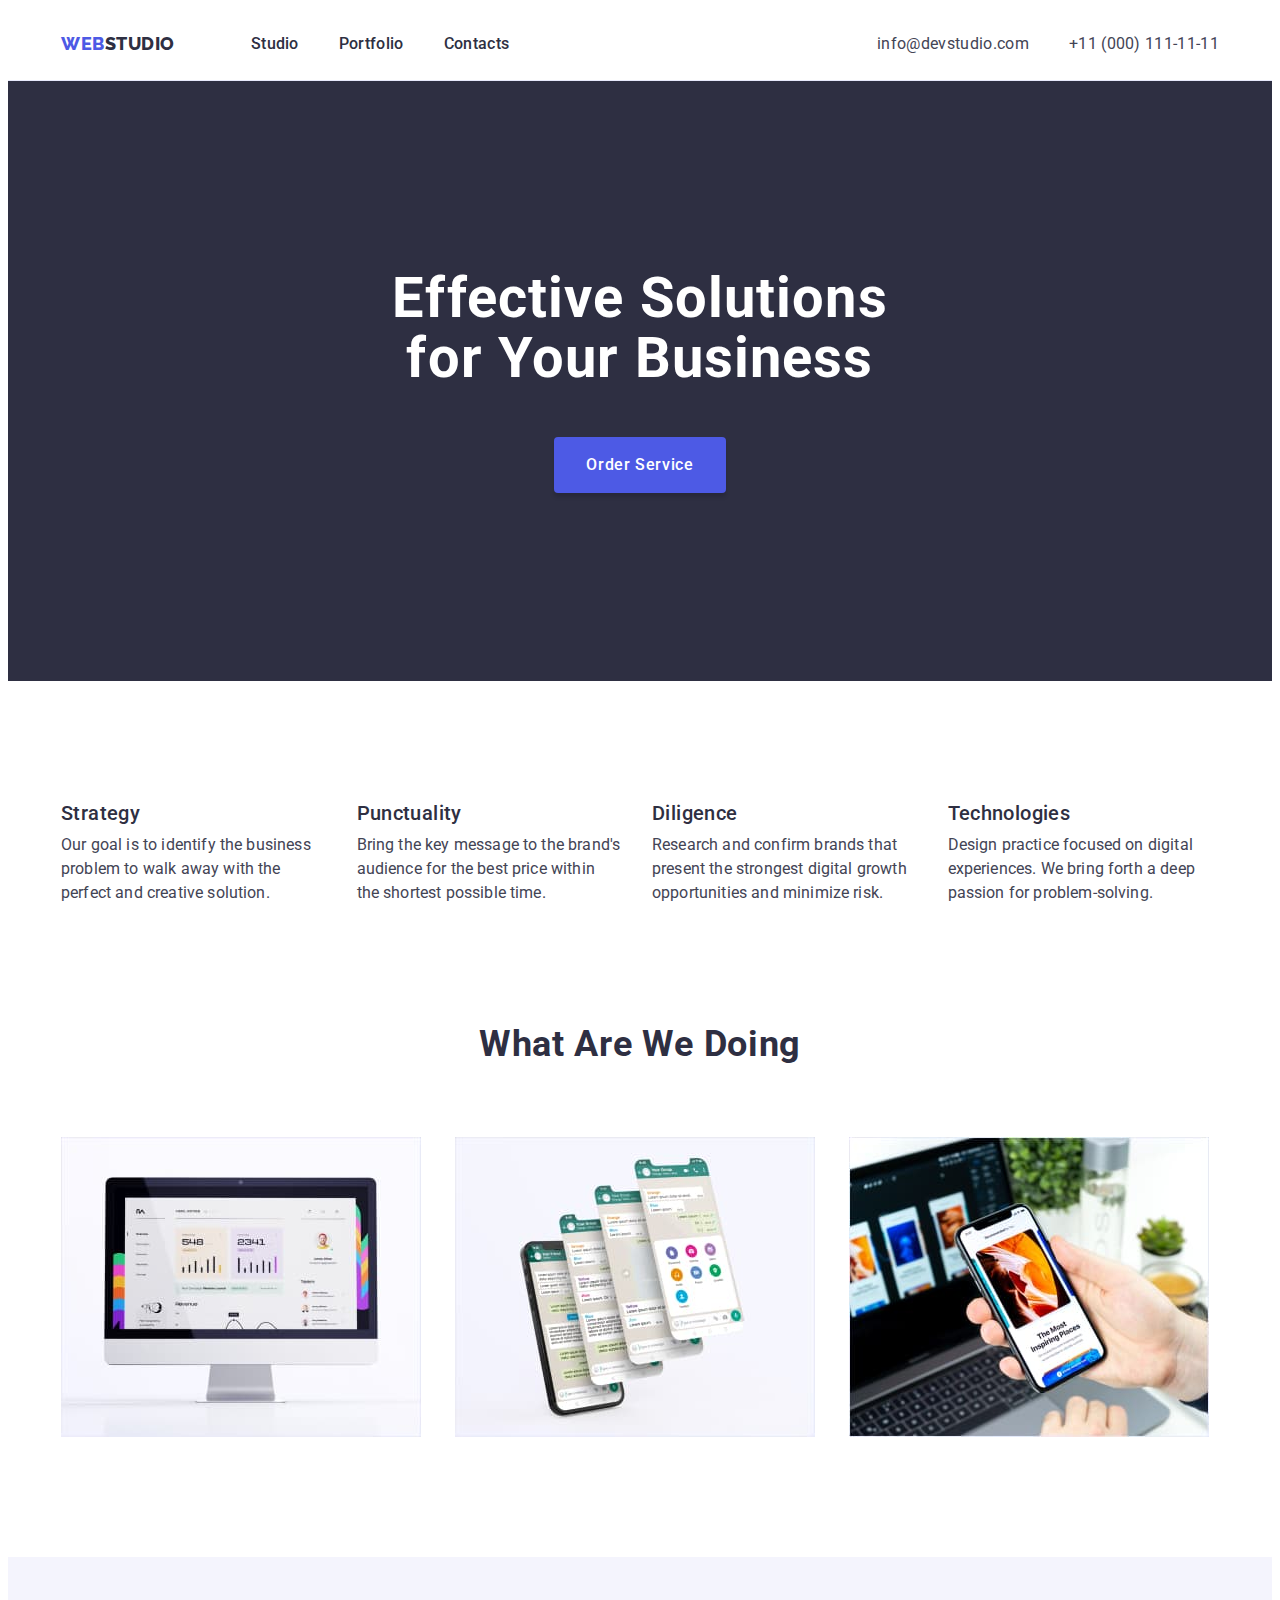
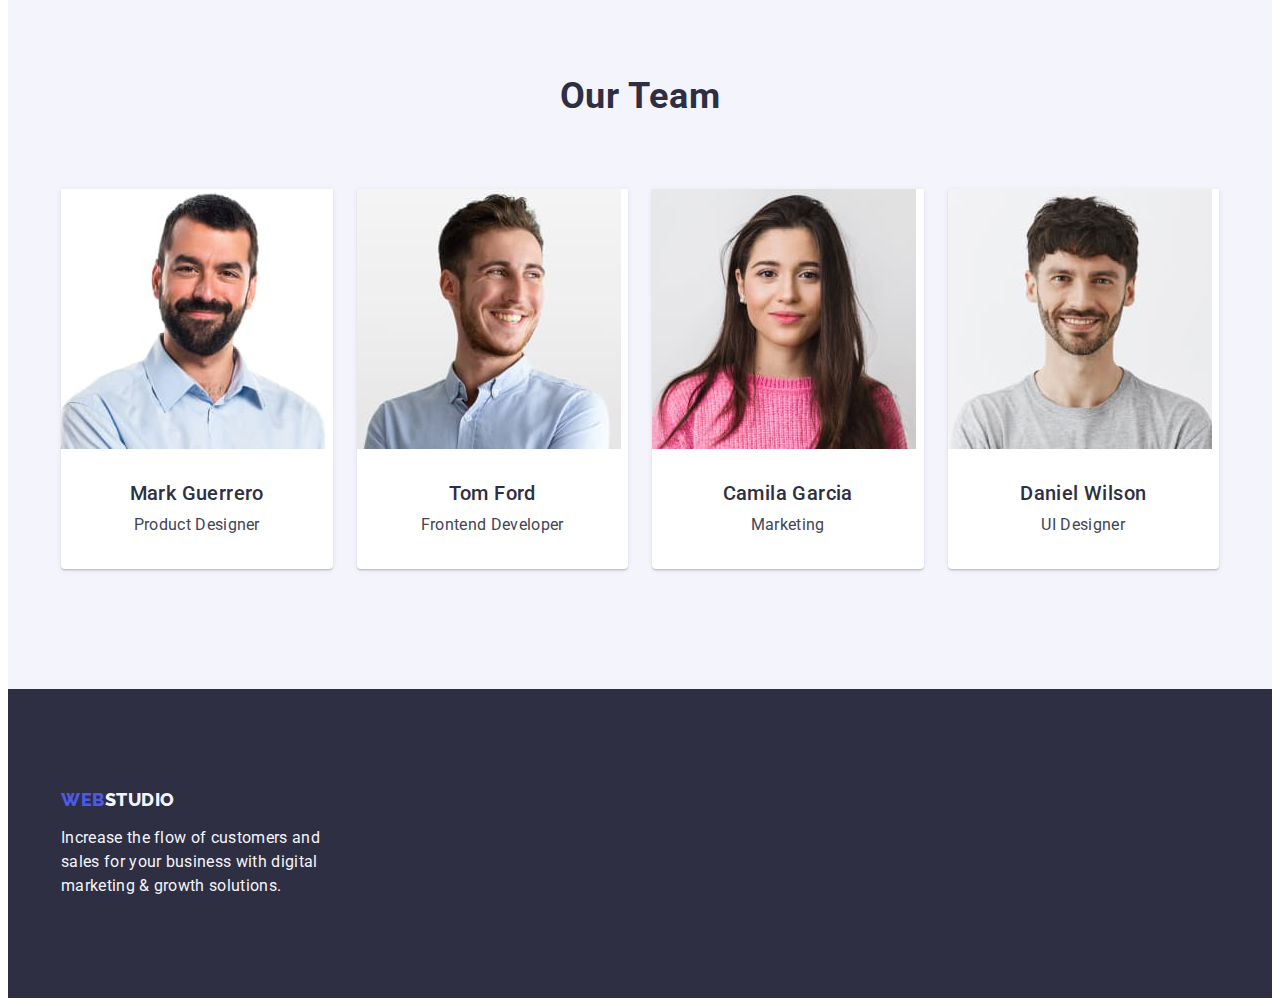
<file: index.html>
<!DOCTYPE html>
<html lang="en">
  <head>
    <meta charset="UTF-8" />
    <meta http-equiv="X-UA-Compatible" content="IE=edge" />
    <meta name="viewport" content="width=device-width, initial-scale=1.0" />
    <title>WebStudio</title>
    <link rel="preconnect" href="https://fonts.googleapis.com" />
    <link rel="preconnect" href="https://fonts.gstatic.com" crossorigin />
    <link
      href="https://fonts.googleapis.com/css2?family=Raleway:wght@800&family=Roboto:wght@400;500;700;900&display=swap"
      rel="stylesheet"
    />
    <link
      rel="stylesheet"
      href="https://cdnjs.cloudflare.com/ajax/libs/modern-normalize/1.1.0/modern-normalize.min.css"
      integrity="sha512-wpPYUAdjBVSE4KJnH1VR1HeZfpl1ub8YT/NKx4PuQ5NmX2tKuGu6U/JRp5y+Y8XG2tV+wKQpNHVUX03MfMFn9Q=="
      crossorigin="anonymous"
      referrerpolicy="no-referrer"
    />
    <link rel="stylesheet" href="./css/styles.css" />
  </head>
  <body>
    <!--Header Website-->
    <header class="header-main">
      <div class="container header-main-container">
        <nav class="nav-main">
          <a href="./index.html" class="logo link"
            >Web<span class="logo-header-text">Studio</span></a
          >
          <ul class="menu list">
            <li class="menu-item">
              <a class="menu-item-link link" href="./index.html">Studio</a>
            </li>
            <li class="menu-item">
              <a class="menu-item-link link" href="./portfolio.html"
                >Portfolio</a
              >
            </li>
            <li class="menu-item">
              <a class="menu-item-link link" href="">Contacts</a>
            </li>
          </ul>
        </nav>
        <address class="address-main">
          <ul class="contact-main list">
            <li class="email">
              <a class="menu-item-address link" href="mailto:info@devstudio.com"
                >info@devstudio.com</a
              >
            </li>
            <li class="tel">
              <a class="menu-item-address link" href="tel:+110001111111"
                >+11 (000) 111-11-11</a
              >
            </li>
          </ul>
        </address>
      </div>
    </header>
    <!--Body Website-->
    <main>
      <!--Company benefits-->
      <section class="hero">
        <div class="container hero-container">
          <h1 class="hero-title">Effective Solutions for Your Business</h1>
          <button class="hero-button" type="button">Order Service</button>
        </div>
      </section>
      <section class="benefits section">
        <div class="container">
          <h2 class="benefits-title visuallyhidden">Company benefits</h2>
          <ul class="benefits-menu list">
            <li class="benefits-menu-item">
              <h3 class="benefits-subtitle">Strategy</h3>
              <p class="benefits-text">
                Our goal is to identify the business problem to walk away with
                the perfect and creative solution.
              </p>
            </li>
            <li class="benefits-menu-item">
              <h3 class="benefits-subtitle">Punctuality</h3>
              <p class="benefits-text">
                Bring the key message to the brand's audience for the best price
                within the shortest possible time.
              </p>
            </li>
            <li class="benefits-menu-item">
              <h3 class="benefits-subtitle">Diligence</h3>
              <p class="benefits-text">
                Research and confirm brands that present the strongest digital
                growth opportunities and minimize risk.
              </p>
            </li>
            <li class="benefits-menu-item">
              <h3 class="benefits-subtitle">Technologies</h3>
              <p class="benefits-text">
                Design practice focused on digital experiences. We bring forth a
                deep passion for problem-solving.
              </p>
            </li>
          </ul>
        </div>
      </section>
      <!--What are we doing-->
      <section class="we-doing">
        <div class="container">
          <h2 class="we-doing-title">What are we doing</h2>
          <ul class="we-doing-menu list">
            <li class="we-doing-menu-item">
              <img
                class="we-doing-img"
                src="./images/comp.jpg"
                alt="Computer"
                width="360"
                height="300"
              />
            </li>
            <li class="we-doing-menu-item">
              <img
                class="we-doing-img"
                src="./images/mobile.jpg"
                alt="Mobile"
                width="360"
                height="300"
              />
            </li>
            <li class="we-doing-menu-item">
              <img
                class="we-doing-img"
                src="./images/adaptive.jpg"
                alt="Adaptive"
                width="360"
                height="300"
              />
            </li>
          </ul>
        </div>
      </section>
      <!--Our Team-->
      <section class="team section">
        <div class="container">
          <h2 class="team-title">Our Team</h2>
          <ul class="team-menu list">
            <li class="team-menu-item">
              <img
                class="team-img"
                src="./images/mark.jpg"
                alt="Mark Guerrero"
                width="264"
              />
              <div class="team-wrap">
                <h3 class="team-subtitle">Mark Guerrero</h3>
                <p class="team-text">Product Designer</p>
              </div>
            </li>
            <li class="team-menu-item">
              <img
                class="team-img"
                src="./images/tom.jpg"
                alt="Tom Ford"
                width="264"
              />
              <div class="team-wrap">
                <h3 class="team-subtitle">Tom Ford</h3>
                <p class="team-text">Frontend Developer</p>
              </div>
            </li>
            <li class="team-menu-item">
              <img
                class="team-img"
                src="./images/camila.jpg"
                alt="Camila Garcia"
                width="264"
              />
              <div class="team-wrap">
                <h3 class="team-subtitle">Camila Garcia</h3>
                <p class="team-text">Marketing</p>
              </div>
            </li>
            <li class="team-menu-item">
              <img
                class="team-img"
                src="./images/daniel.jpg"
                alt="Daniel Wilson"
                width="264"
              />
              <div class="team-wrap">
                <h3 class="team-subtitle">Daniel Wilson</h3>
                <p class="team-text">UI Designer</p>
              </div>
            </li>
          </ul>
        </div>
      </section>
    </main>
    <!--Footer Website-->
    <footer class="footer-main">
      <div class="container">
        <a href="./index.html" class="logo link"
          >Web<span class="logo-footer-text">Studio</span></a
        >
        <p class="text-footer">
          Increase the flow of customers and sales for your business with
          digital marketing & growth solutions.
        </p>
      </div>
    </footer>
  </body>
</html>
</file>
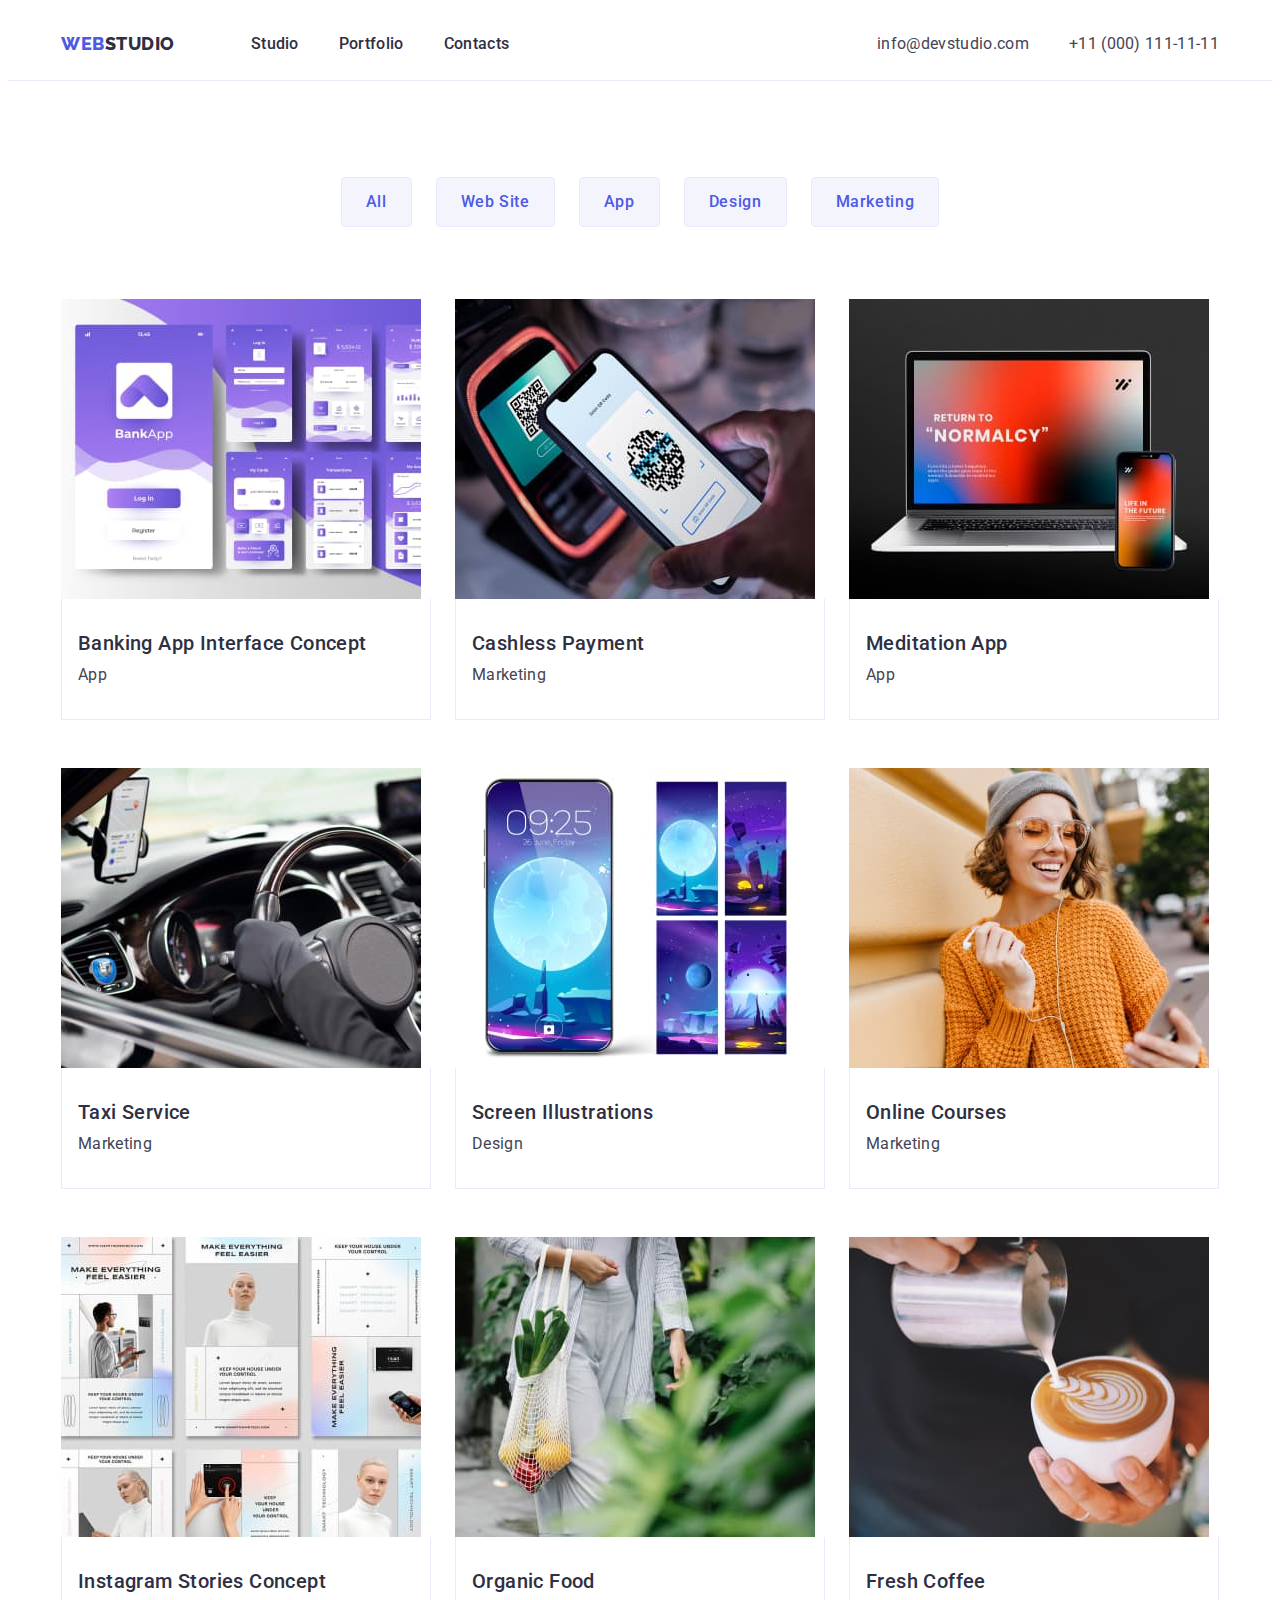
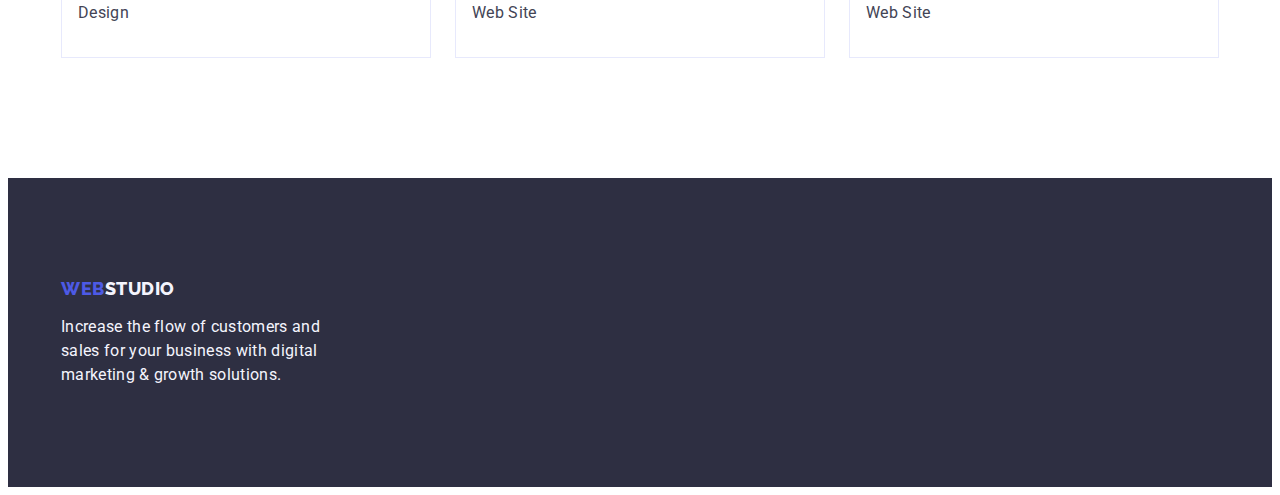
<file: portfolio.html>
<!DOCTYPE html>
<html lang="en">
  <head>
    <meta charset="UTF-8" />
    <meta http-equiv="X-UA-Compatible" content="IE=edge" />
    <meta name="viewport" content="width=device-width, initial-scale=1.0" />
    <title>Portfolio</title>
    <link rel="preconnect" href="https://fonts.googleapis.com" />
    <link rel="preconnect" href="https://fonts.gstatic.com" crossorigin />
    <link
      href="https://fonts.googleapis.com/css2?family=Raleway:wght@800&family=Roboto:wght@400;500;700;900&display=swap"
      rel="stylesheet"
    />
    <link
      rel="stylesheet"
      href="https://cdnjs.cloudflare.com/ajax/libs/modern-normalize/1.1.0/modern-normalize.min.css"
      integrity="sha512-wpPYUAdjBVSE4KJnH1VR1HeZfpl1ub8YT/NKx4PuQ5NmX2tKuGu6U/JRp5y+Y8XG2tV+wKQpNHVUX03MfMFn9Q=="
      crossorigin="anonymous"
      referrerpolicy="no-referrer"
    />
    <link rel="stylesheet" href="./css/styles.css" />
  </head>
  <body>
    <!--Header Website-->
    <header class="header-main">
      <div class="container header-main-container">
        <nav class="nav-main">
          <a href="./index.html" class="logo link"
            >Web<span class="logo-header-text">Studio</span></a
          >
          <ul class="menu list">
            <li class="menu-item">
              <a class="menu-item-link link" href="./index.html">Studio</a>
            </li>
            <li class="menu-item">
              <a class="menu-item-link link" href="./portfolio.html"
                >Portfolio</a
              >
            </li>
            <li class="menu-item">
              <a class="menu-item-link link" href="">Contacts</a>
            </li>
          </ul>
        </nav>
        <address class="address-main">
          <ul class="contact-main list">
            <li class="email">
              <a class="menu-item-address link" href="mailto:info@devstudio.com"
                >info@devstudio.com</a
              >
            </li>
            <li class="tel">
              <a class="menu-item-address link" href="tel:+110001111111"
                >+11 (000) 111-11-11</a
              >
            </li>
          </ul>
        </address>
      </div>
    </header>
    <!--Body Website-->
    <main>
      <!--Buttons & Projects-->
      <section class="projects">
        <div class="container projects-container">
          <h1 class="projects-title visuallyhidden">All projects</h1>
          <ul class="projects-menu-button list">
            <li class="projects-menu-item-button">
              <button type="button" class="projects-button">All</button>
            </li>
            <li class="projects-menu-item-button">
              <button type="button" class="projects-button">Web Site</button>
            </li>
            <li class="projects-menu-item-button">
              <button type="button" class="projects-button">App</button>
            </li>
            <li class="projects-menu-item-button">
              <button type="button" class="projects-button">Design</button>
            </li>
            <li class="projects-menu-item-button">
              <button type="button" class="projects-button">Marketing</button>
            </li>
          </ul>
          <ul class="projects-menu list">
            <li class="projects-menu-item">
              <a class="project-link link" href=""
                ><img
                  class="projects-img"
                  src="./images/banking-app.jpg"
                  alt="Banking App Interface Concept"
                  width="360"
                />
                <div class="projects-wrap">
                  <h2 class="projects-subtitle">
                    Banking App Interface Concept
                  </h2>
                  <p class="projects-text">App</p>
                </div>
              </a>
            </li>
            <li class="projects-menu-item">
              <a class="project-link link" href=""
                ><img
                  class="projects-img"
                  src="./images/cashless-payment.jpg"
                  alt="Cashless Payment"
                  width="360"
                />
                <div class="projects-wrap">
                  <h2 class="projects-subtitle">Cashless Payment</h2>
                  <p class="projects-text">Marketing</p>
                </div></a
              >
            </li>
            <li class="projects-menu-item">
              <a class="project-link link" href=""
                ><img
                  class="projects-img"
                  src="./images/meditation-app.jpg"
                  alt="Meditation App"
                  width="360"
                />
                <div class="projects-wrap">
                  <h2 class="projects-subtitle">Meditation App</h2>
                  <p class="projects-text">App</p>
                </div></a
              >
            </li>
            <li class="projects-menu-item">
              <a class="project-link link" href=""
                ><img
                  class="projects-img"
                  src="./images/taxi-service.jpg"
                  alt="Taxi Service"
                  width="360"
                />
                <div class="projects-wrap">
                  <h2 class="projects-subtitle">Taxi Service</h2>
                  <p class="projects-text">Marketing</p>
                </div></a
              >
            </li>
            <li class="projects-menu-item">
              <a class="project-link link" href=""
                ><img
                  class="projects-img"
                  src="./images/screen-illustrations.jpg"
                  alt="Screen Illustrations"
                  width="360"
                />
                <div class="projects-wrap">
                  <h2 class="projects-subtitle">Screen Illustrations</h2>
                  <p class="projects-text">Design</p>
                </div></a
              >
            </li>
            <li class="projects-menu-item">
              <a class="project-link link" href=""
                ><img
                  class="projects-img"
                  src="./images/online-courses.jpg"
                  alt="Online Courses"
                  width="360"
                />
                <div class="projects-wrap">
                  <h2 class="projects-subtitle">Online Courses</h2>
                  <p class="projects-text">Marketing</p>
                </div></a
              >
            </li>
            <li class="projects-menu-item">
              <a class="project-link link" href=""
                ><img
                  class="projects-img"
                  src="./images/instagram-stories.jpg"
                  alt="Instagram Stories Concept"
                  width="360"
                />
                <div class="projects-wrap">
                  <h2 class="projects-subtitle">Instagram Stories Concept</h2>
                  <p class="projects-text">Design</p>
                </div></a
              >
            </li>
            <li class="projects-menu-item">
              <a class="project-link link" href=""
                ><img
                  class="projects-img"
                  src="./images/organic-food.jpg"
                  alt="Organic Food"
                  width="360"
                />
                <div class="projects-wrap">
                  <h2 class="projects-subtitle">Organic Food</h2>
                  <p class="projects-text">Web Site</p>
                </div></a
              >
            </li>
            <li class="projects-menu-item">
              <a class="project-link link" href=""
                ><img
                  class="projects-img"
                  src="./images/fresh-coffee.jpg"
                  alt="Fresh Coffee"
                  width="360"
                />
                <div class="projects-wrap">
                  <h2 class="projects-subtitle">Fresh Coffee</h2>
                  <p class="projects-text">Web Site</p>
                </div></a
              >
            </li>
          </ul>
        </div>
      </section>
    </main>
    <!--Footer Website-->
    <footer class="footer-main">
      <div class="container">
        <a href="./index.html" class="logo link"
          >Web<span class="logo-footer-text">Studio</span></a
        >
        <p class="text-footer">
          Increase the flow of customers and sales for your business with
          digital marketing & growth solutions.
        </p>
      </div>
    </footer>
  </body>
</html>
</file>
<file: css/styles.css>
/*---------------VAR---------------*/
:root{
    --color-main-text:#2e2f42;
    --color-second-text: #434455;
    --color-hover: #404BBF;
    --color-logo-button: #4D5AE5;
    --color-fon-text-button: #FFFFFF;
    --color-footer-fon: #F4F4FD;
    --color-border-button: #E7E9FC;
    --primary-font: 'Roboto', sans-serif;
    --secondary-font: 'Raleway', sans-serif;
    --background-color: #FFFFFF;
}

/*---------------MAIN---------------*/
h1, h2, h3, h4, h5, h6, p{
    margin-top: 0;
    margin-bottom: 0;
}

ul, ol{
    margin-top: 0;
    margin-bottom: 0;
    padding-left: 0;
}

button{
    cursor: pointer;
}

img{    
    display: block;
    max-width: 100%;
    height: auto;
}

.list{
    list-style: none;
}

.link{
    text-decoration: none;
}

body {
    font-family: var(--primary-font);
    color: var(--color-second-text);   
    background-color: var(--background-color);
}

.container{
    width: 1158px;
    padding: 0 15px;
    margin: 0 auto;
}

.section{
    padding-top: 120px;
    padding-bottom: 120px;
}

/*---------------HEADER---------------*/
.header-main-container{
display: flex;
align-items: center;
}

.header-main {
    padding-top: 24px;
    padding-bottom: 24px;
    border-bottom: solid 1px #E7E9FC;    
}

.nav-main {
    display: flex;
    align-items: center;
}

.logo {
    font-family: var(--secondary-font);
    font-weight: 800;
    font-size: 18px;
    line-height: 1.17;
    letter-spacing: 0.03em;
    text-transform: uppercase;
    color: var(--color-logo-button);
    margin-right: 76px;
}

.logo-header-text{
    color: var(--color-main-text);
}

.menu {
    display: flex;
    align-items: center;
    gap: 40px;
}

.menu-item {
}

.menu-item-link { 
    font-weight: 500;
    font-size: 16px;
    line-height: 1.5;
    letter-spacing: 0.02em;
    color: var(--color-main-text);
}

.menu-item-address{
    line-height: 1.5;
    letter-spacing: 0.02em;
    color: var(--color-second-text);
}

.menu-item-link:hover,
.menu-item-link:focus,
.menu-item-address:hover,
.menu-item-address:focus
{
    color: var(--color-hover);
}

.address-main {    
    font-style: normal;      
    line-height: 1.5;
    letter-spacing: 0.02em;
    color: var(--color-second-text);
    margin-left: auto;
}

.contact-main {    
    color: var(--color-second-text);
    display: flex;
    align-items: center;    
    gap: 40px;
}

.email {        
    line-height: 1.5;         
    letter-spacing: 0.02em;
    color: var(--color-second-text);
}

.tel {    
    line-height: 1.5;
    letter-spacing: 0.02em;
    color: var(--color-second-text);
}

/*---------------HERO---------------*/
.hero {
    background-color: var(--color-main-text);    
    padding-top: 188px;
    padding-bottom: 188px;
}

.hero-container{    
}

.hero-title {      
    font-size: 56px;
    line-height: 1.07;
    text-align: center;
    letter-spacing: 0.02em;
    color: var(--color-fon-text-button);
    max-width: 496px;    
    margin-left: auto;
    margin-right: auto;
    margin-bottom: 48px;
}

.hero-button {
    background: var(--color-logo-button);
    box-shadow: 0px 4px 4px rgba(0, 0, 0, 0.15);
    border-radius: 4px;
    font-family: var(--primary-font);
    font-weight: 500;
    font-size: 16px;
    line-height: 1.5;
    letter-spacing: 0.04em;
    color: var(--color-fon-text-button);
    padding: 16px 32px;
    margin: 0 auto;
    display: block;
    border:none;
}

.hero-button:hover,
.hero-button:focus {
background-color: var(--color-hover);
}

/*---------------BENEFITS---------------*/

.benefits {
}

.benefits-title {      
}

.benefits-menu {
    display: flex;
    align-items: center;
    justify-content: center;
    flex-wrap: wrap;
    gap: 24px;
}

.benefits-menu-item {
    width: calc((100% - 72px) / 4);
}

.benefits-subtitle {
    font-weight: 500;
    font-size: 20px;
    line-height: 1.2;
    letter-spacing: 0.02em;
    color: var(--color-main-text);
    margin-bottom: 8px;
}

.benefits-text {
    line-height: 1.5;
    letter-spacing: 0.01em;
    color: var(--color-second-text);
    max-width: 264px;
}

/*---------------WE DOING---------------*/
.we-doing {
    padding-bottom: 120px;
}

.we-doing-title {
    font-size: 36px;
    line-height: 1.11;
    text-align: center;
    letter-spacing: 0.02em;
    text-transform: capitalize;
    color: var(--color-main-text);    
}

.we-doing-menu {
    display: flex;
    align-items: center;
    gap: 24px;
    margin-top: 72px;    
    justify-content: center;
    flex-wrap: wrap;
}

.we-doing-menu-item {
    width: calc((100% - 48px) / 3);
}

.we-doing-img {
}

/*---------------TEAM---------------*/

.team {
    background-color: var(--color-footer-fon); 
}

.team-title {
    font-size: 36px;
    line-height: 1.11;
    text-align: center;
    letter-spacing: 0.02em;
    text-transform: capitalize;
    color: var(--color-main-text);
    margin-bottom: 72px;    
}

.team-menu {
    display: flex;
    align-items: center;
    gap: 24px;            
    justify-content: center;
    flex-wrap: wrap;
}

.team-menu-item {
    background-color: var(--color-fon-text-button);
    box-shadow: 0px 1px 6px rgba(46, 47, 66, 0.08), 0px 1px 1px rgba(46, 47, 66, 0.16), 0px 2px 1px rgba(46, 47, 66, 0.08);
    border-radius: 0px 0px 4px 4px;
    width: calc((100% - 72px) / 4);
}

.team-img {
}

.team-subtitle {
    font-weight: 500;
    font-size: 20px;
    line-height: 1.2;
    text-align: center;
    letter-spacing: 0.02em;
    color: var(--color-main-text);
    margin-bottom: 8px;
}

.team-text {
    line-height: 1.5;
    text-align: center;
    letter-spacing: 0.02em;
    color: var(--color-second-text);   
}

.team-wrap{
    padding-top: 32px;
    padding-bottom: 32px;
}

/*---------------PROJECTS---------------*/

.projects-container{
}
    
.projects {
    padding-top: 96px;
    padding-bottom: 120px;
}

.projects-title {}

.projects-menu-button {
    display: flex;
    align-items: center;
    gap: 24px;
    justify-content: center;
    flex-wrap: wrap;
    margin-bottom: 72px;
}

.projects-menu-item-button {     
}

.projects-button {
    background: var(--color-footer-fon);
    border: 1px solid var(--color-border-button);
    font-size: 16px;
    border-radius: 4px;
    font-weight: 500;
    line-height: 1.5;
    text-align: center;
    color: var(--color-logo-button);
    font-family: var(--primary-font);
    letter-spacing: 0.04em;
    padding: 12px 24px;
}

.projects-menu {
    display: flex;
    align-items: center;
    gap: 48px 24px;
    justify-content: center;
    flex-wrap: wrap;    
}

.projects-menu-item {
    width: calc((100% - 48px) / 3);
}

.projects-img {    
}

.projects-subtitle {
    font-weight: 500;
    font-size: 20px;
    line-height: 1.2;
    letter-spacing: 0.02em;
    color: var(--color-main-text);
    margin-bottom: 8px;
    
}

.projects-text {
    line-height: 1.5;
    letter-spacing: 0.02em;
    color: var(--color-second-text);
    
}

.projects-text-button:hover,
.projects-text-button:focus{
color: var(--color-fon-text-button);
}

.projects-button:hover,
.projects-button:focus {
background-color: var(--color-hover);
color: var(--color-fon-text-button);
}

.project-link {}

.project-link:hover,
.project-link:focus {
    color: var(--color-hover);
}

.projects-wrap {
    padding-top: 32px;
    padding-bottom: 32px;
    padding-left: 16px;
    border: 1px solid #E7E9FC;
    border-top:none;
}
/*---------------FOOTER---------------*/

.footer-main{
    background: var(--color-main-text);
    padding-top: 100px;
    padding-bottom: 100px;
}

.text-footer {      
    line-height: 1.5;
    letter-spacing: 0.02em;
    color: var(--color-footer-fon);
    margin-top: 16px;
    max-width: 264px;
}

.logo-footer-text {
    color: var(--color-footer-fon);    
}

/*-----------HIDDEN TEXT---------------------*/

.visuallyhidden {
    position: absolute;
    width: 1px;
    height: 1px;
    margin: -1px;
    border: 0;
    padding: 0;
    white-space: nowrap;
    clip-path: inset(100%);
    clip: rect(0 0 0 0);
    overflow: hidden;
}
</file>
